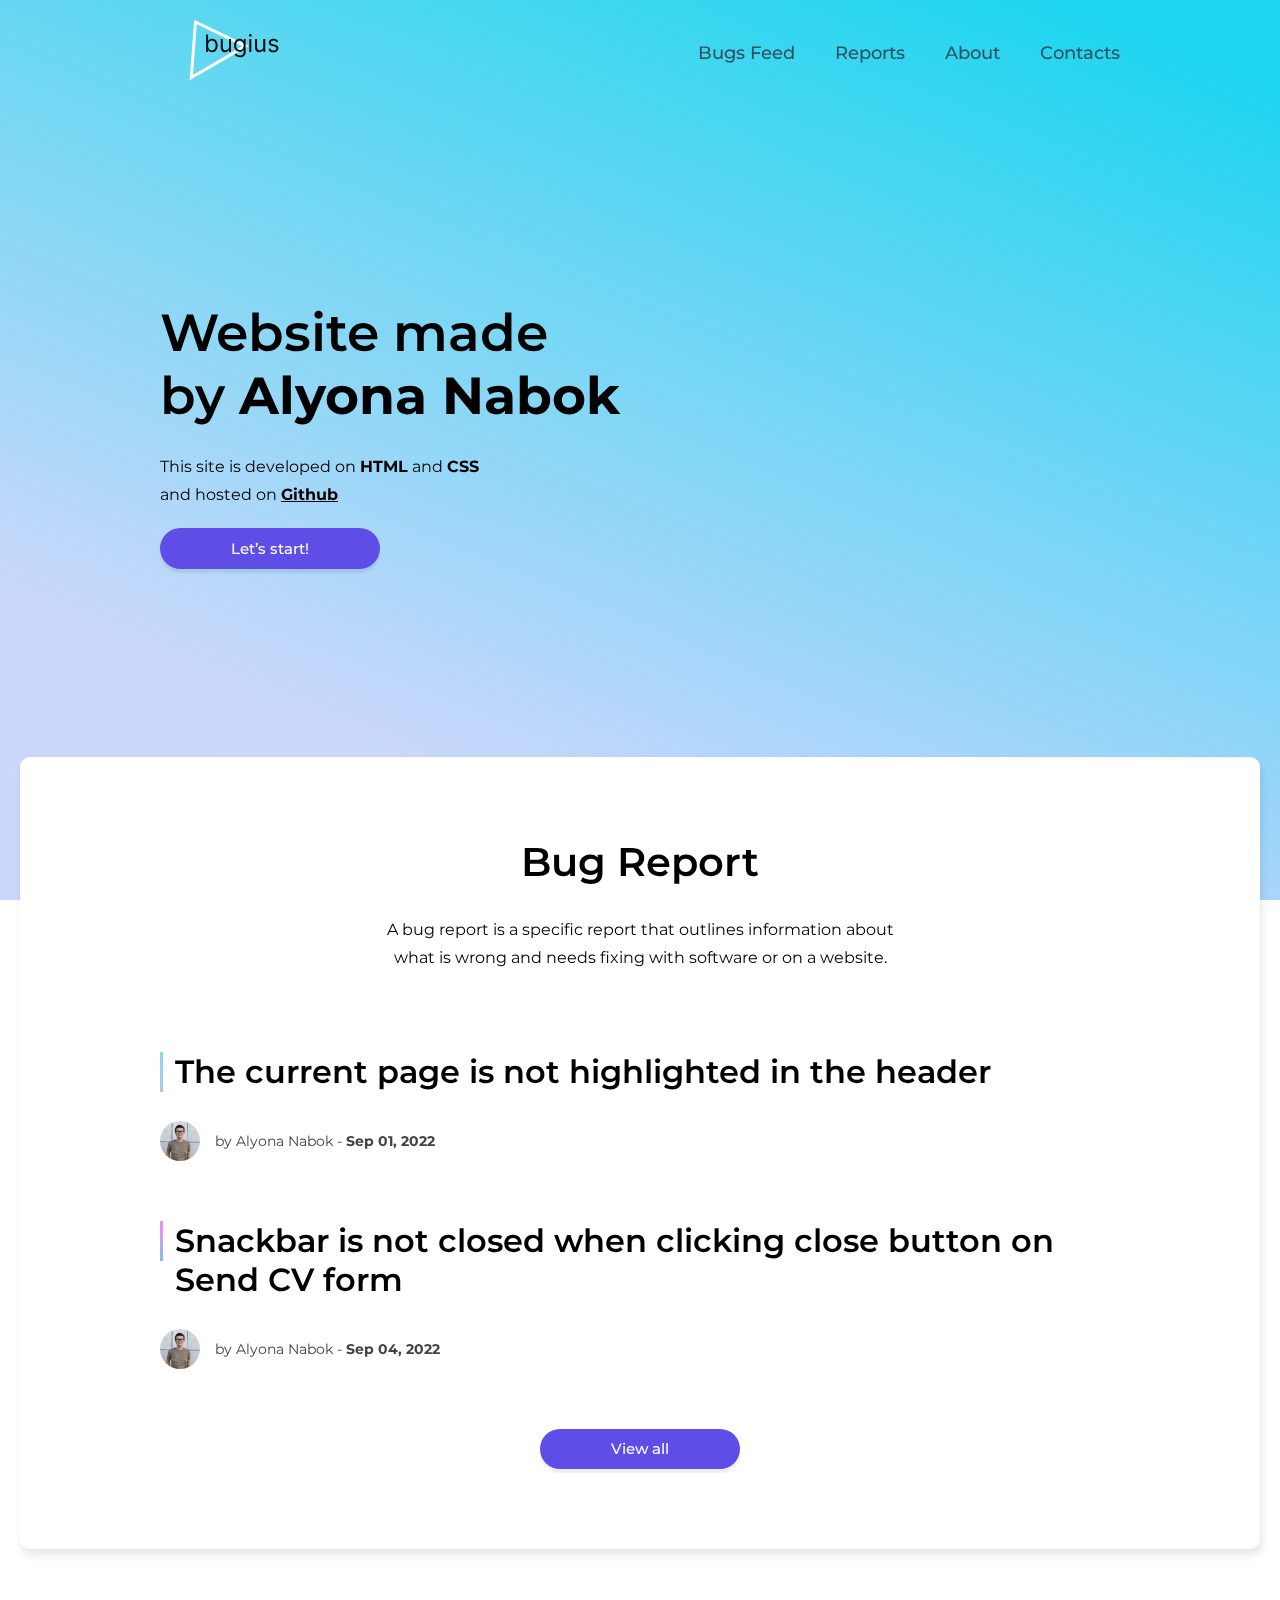
<file: index.html>
<!DOCTYPE html>
<html lang="en">

<head>
    <meta charset="UTF-8">
    <meta http-equiv="X-UA-Compatible" content="IE=edge">
    <meta name="viewport" content="width=device-width, initial-scale=1.0">
    <title>Bugius</title>
    <link rel="preconnect" href="https://fonts.googleapis.com">
    <link rel="preconnect" href="https://fonts.googleapis.com">
    <link rel="preconnect" href="https://fonts.gstatic.com" crossorigin>
    <link
        href="https://fonts.googleapis.com/css2?family=Montserrat:ital,wght@0,200;0,400;0,500;0,600;0,700;0,900;1,100;1,300;1,400;1,500;1,600;1,700;1,800;1,900&display=swap"
        rel="stylesheet">
    <link rel="stylesheet" href="styles/style.css">
</head>

<body>
    <div class="bg">
        <div class="gradient"></div>
    </div>
    <header>
        <div class="container">
            <div class="header_wrapper">
                <a href="/">
                    <img src="images/logo.svg" alt="logo">
                </a>
                <nav>
                    <ul class="header_menu">
                        <li class="header_menu_item"><a class="nav_link" href="/">Bugs Feed</a></li>
                        <li class="header_menu_item"><a class="nav_link" href="/reports.html">Reports</a></li>
                        <li class="header_menu_item"><a class="nav_link" href="/about.html">About</a></li>
                        <li class="header_menu_item"><a class="nav_link" href="/contacts.html">Contacts</a></li>
                    </ul>
                </nav>
            </div>
        </div>
    </header>
    <section class="hero main_hero">
        <div class="container">
            <h1 class="hero_title">Website made
                <br>by <span>Alyona Nabok</span>
            </h1>
            <p class="hero_text">This site is developed on <span>HTML</span> and <span>CSS</span>
                <br>and hosted on <a href="https://github.com/nabokok42/bugius" target="_blank">Github</a>
            </p>
            <a class="button" href="#home_main">Let’s start!</a>
        </div>
    </section>
    <section class="main" id="home_main">
        <div class="main_wrapper">
            <div class="container">
                <h2 class="main_title">Bug Report</h2>
                <p class="main_subtitle">A bug report is a specific report that outlines information about what is wrong
                    and needs fixing with software or on a website.</p>
                <div class="item">
                    <h3 class="item_header">The current page is not highlighted in the header</h3>
                    <div class="item_footer">
                        <img class="photo" src="images/1.jpg" alt="photo">
                        <p class="item_author">by Alyona Nabok - <span>Sep 01, 2022</span></p>
                    </div>
                </div>
                <div class="item">
                    <h3 class="item_header">Snackbar is not closed when clicking close button on
                        Send CV form</h3>
                    <div class="item_footer">
                        <img class="photo" src="images/1.jpg" alt="photo">
                        <p class="item_author">by Alyona Nabok - <span>Sep 04, 2022</span></p>
                    </div>
                </div>
                <a class="button main_button" href="/reports.html">View all</a>
            </div>
        </div>
    </section>
    <footer class="main_footer">© 2022 All rights reserved by AN</footer>
</body>

</html>
</file>
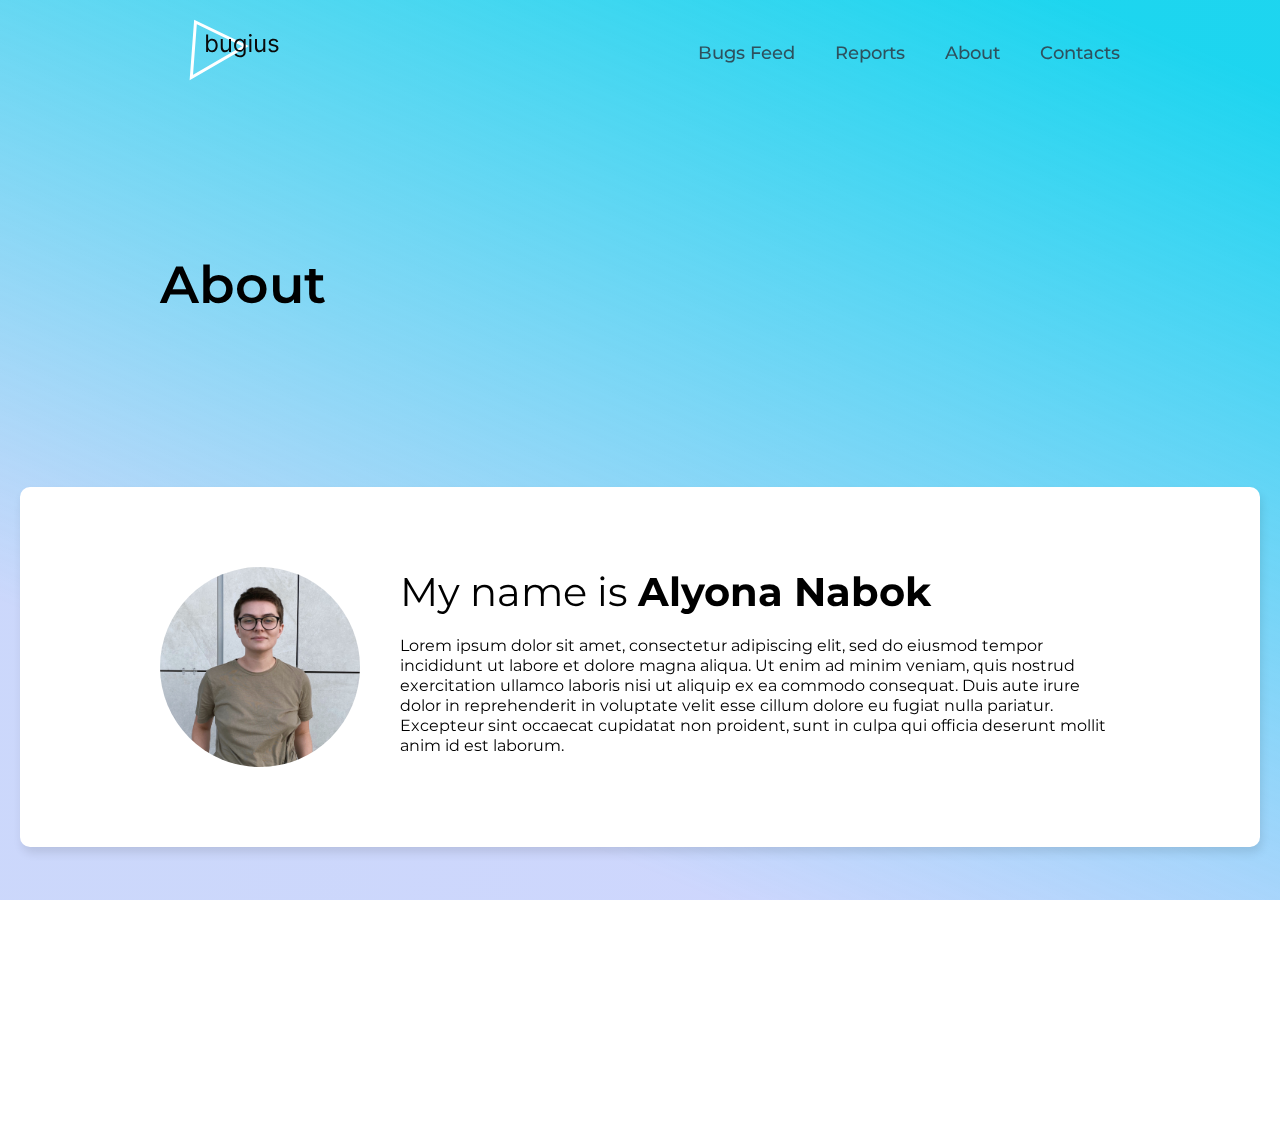
<file: about.html>
<!DOCTYPE html>
<html lang="en">

<head>
    <meta charset="UTF-8">
    <meta http-equiv="X-UA-Compatible" content="IE=edge">
    <meta name="viewport" content="width=device-width, initial-scale=1.0">
    <title>Bugius</title>
    <link rel="preconnect" href="https://fonts.googleapis.com">
    <link rel="preconnect" href="https://fonts.googleapis.com">
    <link rel="preconnect" href="https://fonts.gstatic.com" crossorigin>
    <link
        href="https://fonts.googleapis.com/css2?family=Montserrat:ital,wght@0,200;0,400;0,500;0,600;0,700;0,900;1,100;1,300;1,400;1,500;1,600;1,700;1,800;1,900&display=swap"
        rel="stylesheet">
    <link rel="stylesheet" href="styles/style.css">
</head>

<body>
    <div class="bg">
        <div class="gradient"></div>
    </div>
    <header>
        <div class="container">
            <div class="header_wrapper">
                <a href="/">
                    <img src="images/logo.svg" alt="logo">
                </a>
                <nav>
                    <ul class="header_menu">
                        <li class="header_menu_item"><a class="nav_link" href="/">Bugs Feed</a></li>
                        <li class="header_menu_item"><a class="nav_link" href="/reports.html">Reports</a></li>
                        <li class="header_menu_item"><a class="nav_link" href="/about.html">About</a></li>
                        <li class="header_menu_item"><a class="nav_link" href="/contacts.html">Contacts</a></li>
                    </ul>
                </nav>
            </div>
        </div>
    </header>
    <section class="hero">
        <div class="container">
            <h1 class="hero_title">About</h1>
        </div>
    </section>
    <section class="main">
        <div class="main_wrapper">
            <div class="container">
                <div class="about_content"><img class="photo photo_about" src="/images/1.jpg" alt="photo">

                    <div class="about_text">
                        <h2 class="about_title">My name is <strong>Alyona Nabok</strong></h2>
                        <p class="text_about">Lorem ipsum dolor sit amet, consectetur adipiscing elit, sed do eiusmod
                            tempor
                            incididunt ut labore et dolore magna aliqua. Ut enim ad minim veniam, quis nostrud
                            exercitation
                            ullamco laboris nisi ut aliquip ex ea commodo consequat. Duis aute irure dolor in
                            reprehenderit in
                            voluptate velit esse cillum dolore eu fugiat nulla pariatur. Excepteur sint occaecat
                            cupidatat non
                            proident, sunt in culpa qui officia deserunt mollit anim id est laborum.</p>
                    </div>
                </div>
            </div>
        </div>
    </section>
    <footer class="main_footer">© 2022 All rights reserved by AN</footer>
</body>

</html>
</file>
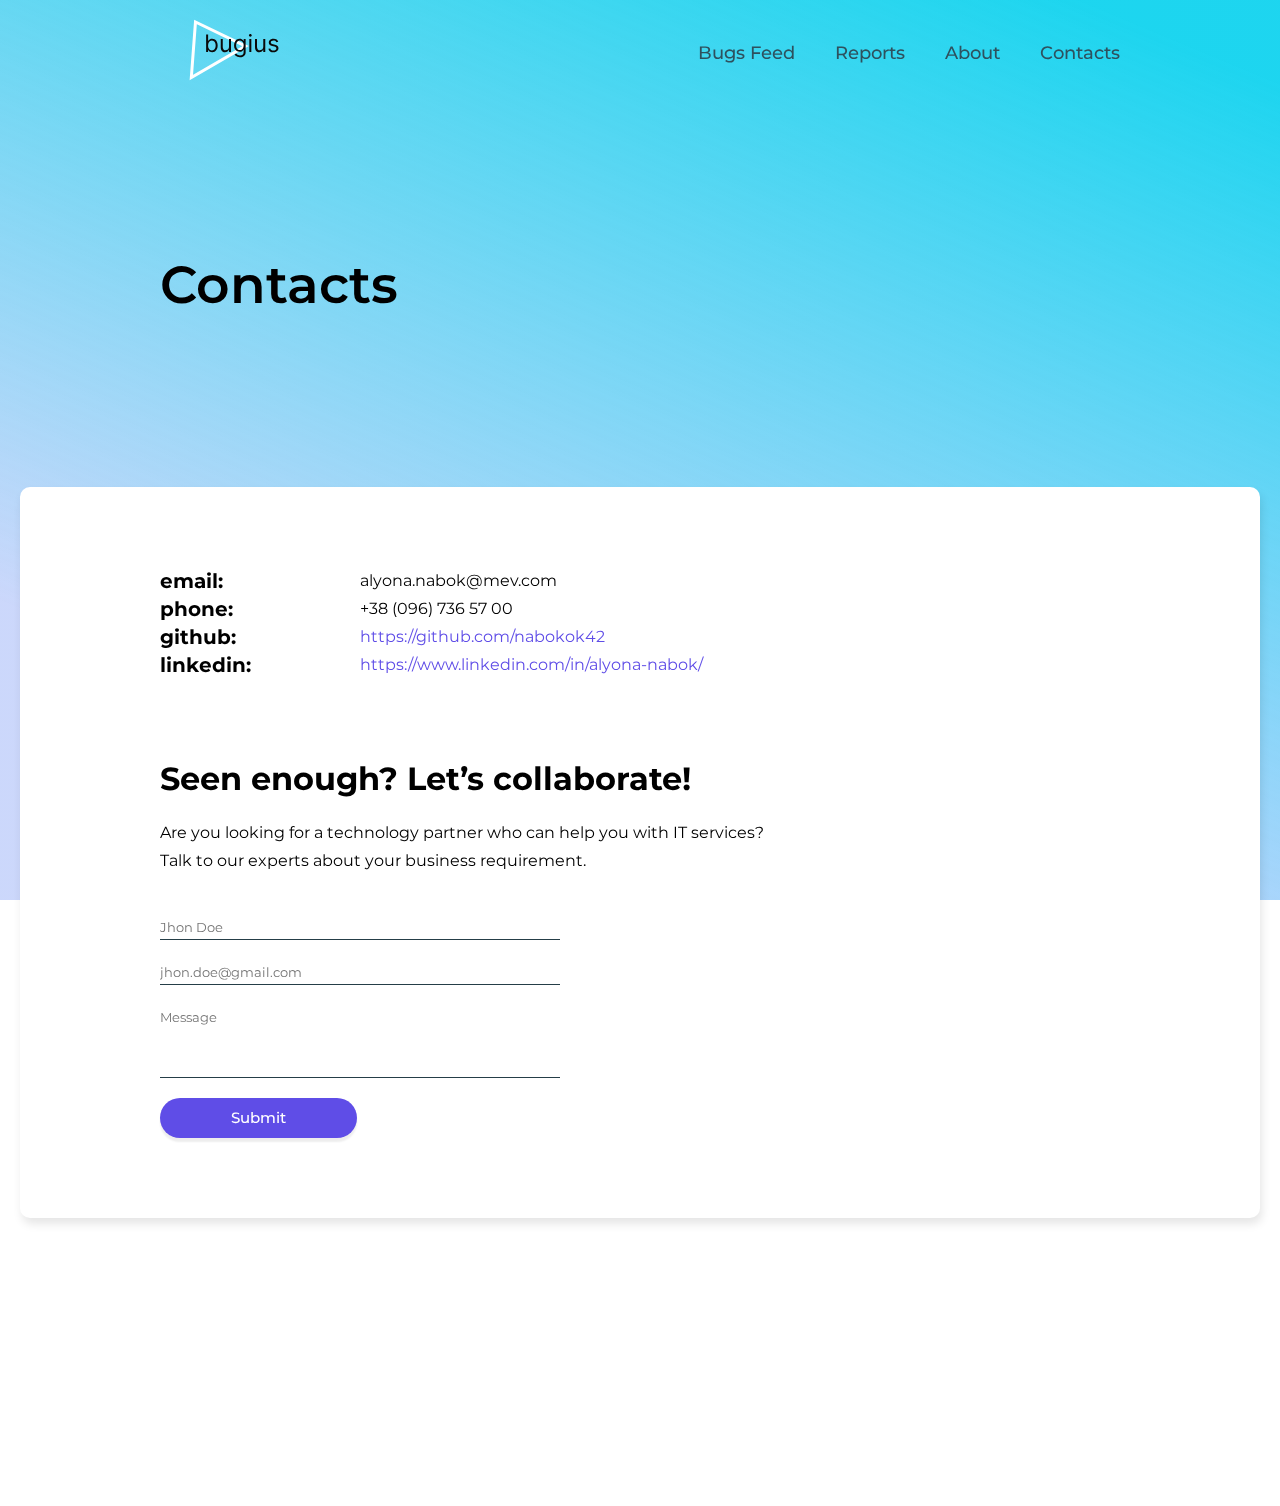
<file: contacts.html>
<!DOCTYPE html>
<html lang="en">

<head>
    <meta charset="UTF-8">
    <meta http-equiv="X-UA-Compatible" content="IE=edge">
    <meta name="viewport" content="width=device-width, initial-scale=1.0">
    <title>Bugius</title>
    <link rel="preconnect" href="https://fonts.googleapis.com">
    <link rel="preconnect" href="https://fonts.googleapis.com">
    <link rel="preconnect" href="https://fonts.gstatic.com" crossorigin>
    <link
        href="https://fonts.googleapis.com/css2?family=Montserrat:ital,wght@0,200;0,400;0,500;0,600;0,700;0,900;1,100;1,300;1,400;1,500;1,600;1,700;1,800;1,900&display=swap"
        rel="stylesheet">
    <link rel="stylesheet" href="styles/style.css">
</head>

<body>
    <div class="bg">
        <div class="gradient"></div>
    </div>
    <header>
        <div class="container">
            <div class="header_wrapper">
                <a href="/">
                    <img src="images/logo.svg" alt="logo">
                </a>
                <nav>
                    <ul class="header_menu">
                        <li class="header_menu_item"><a class="nav_link" href="/">Bugs Feed</a></li>
                        <li class="header_menu_item"><a class="nav_link" href="/reports.html">Reports</a></li>
                        <li class="header_menu_item"><a class="nav_link" href="/about.html">About</a></li>
                        <li class="header_menu_item"><a class="nav_link" href="/contacts.html">Contacts</a></li>
                    </ul>
                </nav>
            </div>
        </div>
    </header>
    <section class="hero">
        <div class="container">
            <h1 class="hero_title">Contacts</h1>
        </div>
    </section>
    <section class="main">
        <div class="main_wrapper">
            <div class="container">
                <div class="contacts_content">
                    <div class="contacts_item">
                        <h5>email:</h5>
                        <a href="alyona.nabok@mev.com">alyona.nabok@mev.com</a>
                    </div>
                    <div class="contacts_item">
                        <h5>phone:</h5>
                        <a href="tel:+380967365700">+38 (096) 736 57 00</a>
                    </div>
                    <div class="contacts_item">
                        <h5>github:</h5>
                        <a class="link" href="https://github.com/nabokok42" target="_blank">https://github.com/nabokok42</a>
                    </div>
                    <div class="contacts_item">
                        <h5>linkedin:</h5>
                        <a class="link"
                            href="https://www.linkedin.com/in/alyona-nabok/" target="_blank">https://www.linkedin.com/in/alyona-nabok/</a>
                    </div>
                </div>
                <div class="contacts_form_wrapper">
                    <h3>Seen enough? Let’s collaborate!</h3>
                    <p class="contacts_form_subtitle">Are you looking for a technology partner who can help you with IT services? Talk to our experts
                        about your business requirement.</p>
                        <form class="contacts_form">
                            <input class="input" type="text" name="name" placeholder="Jhon Doe">
                            <input class="input" type="email" name="email" placeholder="jhon.doe@gmail.com">
                            <textarea class="input" name="message" rows="4" placeholder="Message"></textarea>
                            <button type="submit">Submit</button>
                        </form>
                </div>
            </div>
        </div>
    </section>
    <footer class="main_footer">© 2022 All rights reserved by AN</footer>
</body>

</html>
</file>
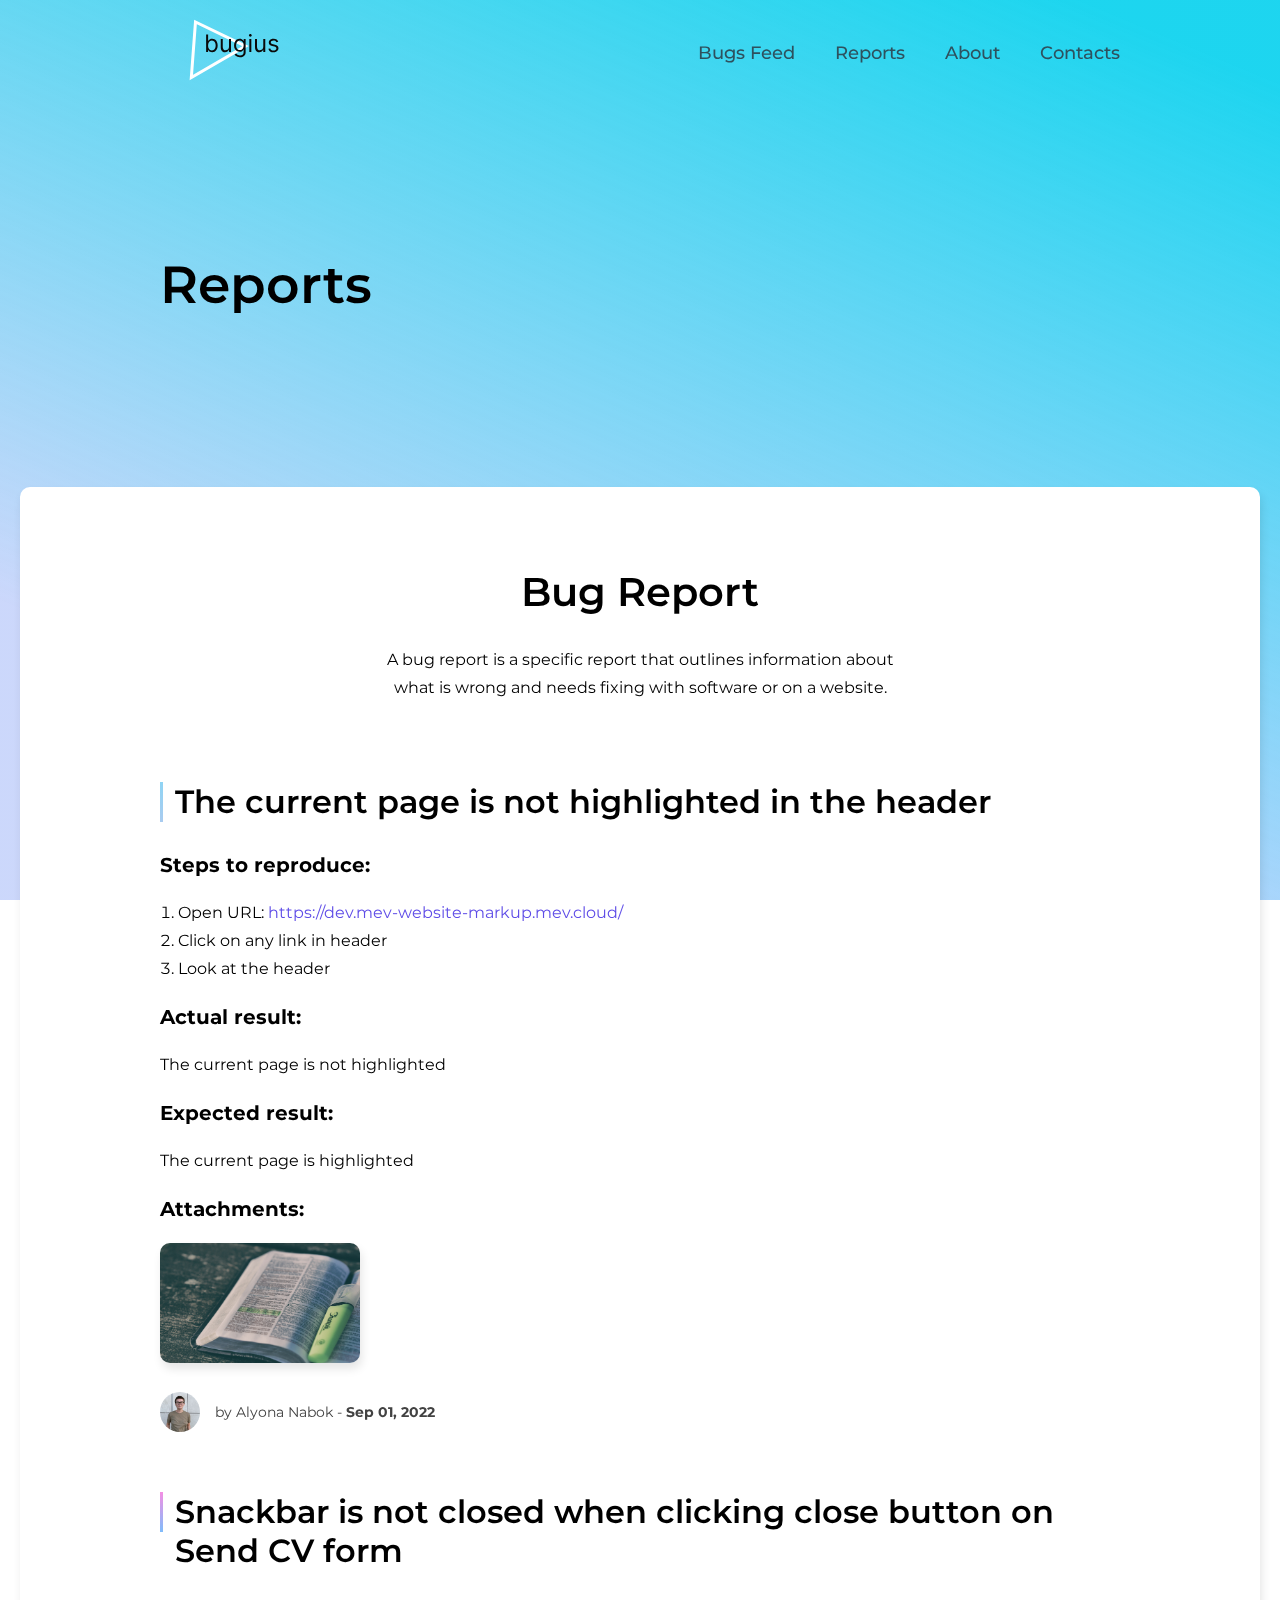
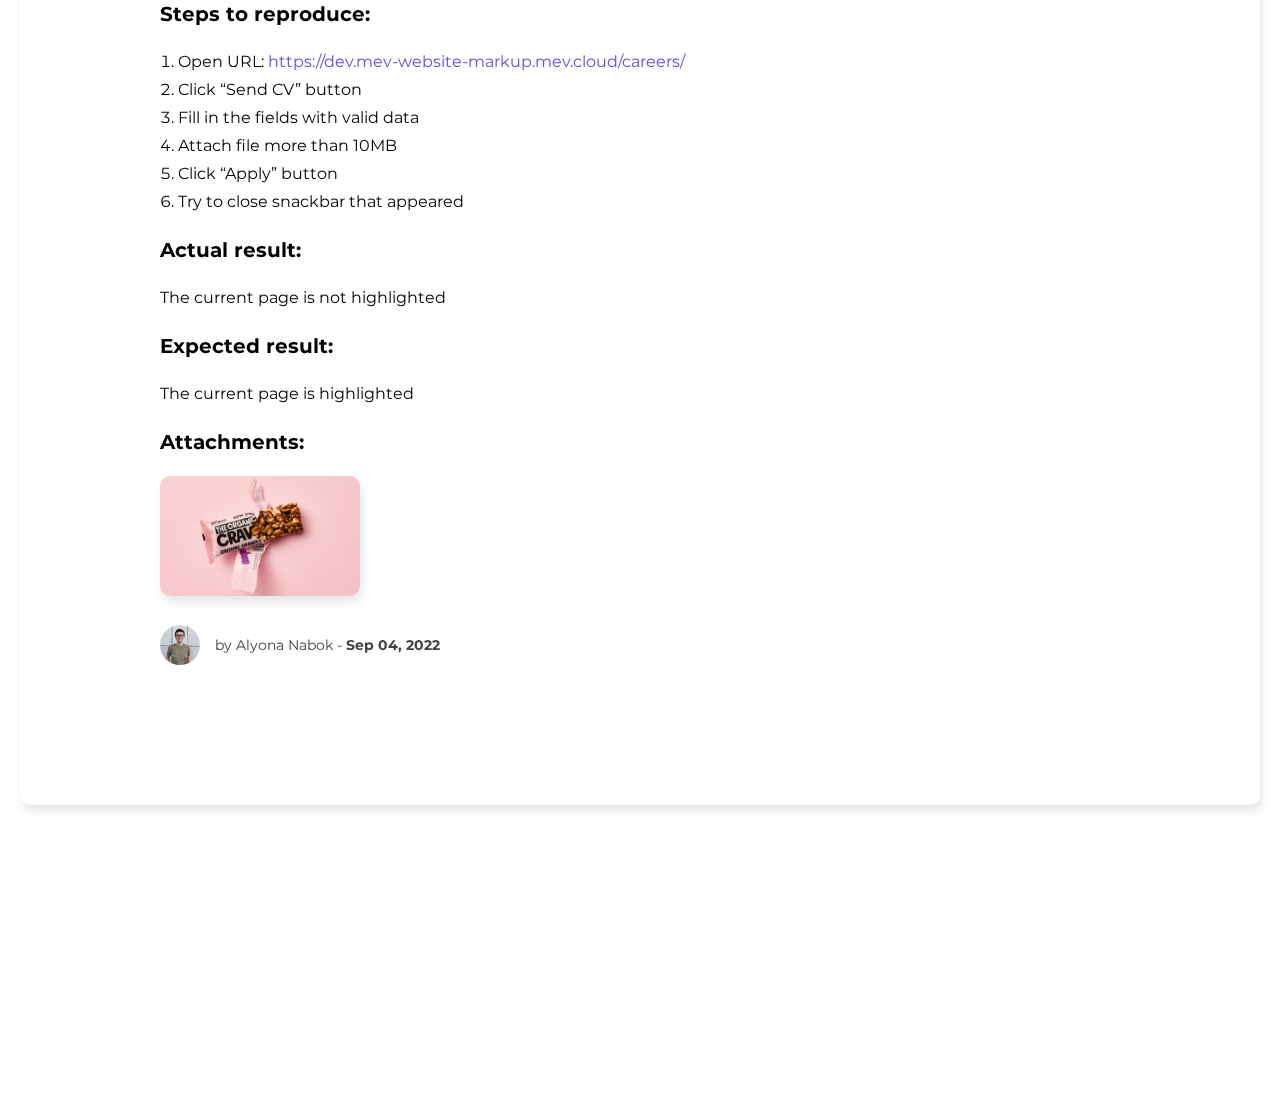
<file: reports.html>
<!DOCTYPE html>
<html lang="en">

<head>
    <meta charset="UTF-8">
    <meta http-equiv="X-UA-Compatible" content="IE=edge">
    <meta name="viewport" content="width=device-width, initial-scale=1.0">
    <title>Bugius</title>
    <link rel="preconnect" href="https://fonts.googleapis.com">
    <link rel="preconnect" href="https://fonts.googleapis.com">
    <link rel="preconnect" href="https://fonts.gstatic.com" crossorigin>
    <link
        href="https://fonts.googleapis.com/css2?family=Montserrat:ital,wght@0,200;0,400;0,500;0,600;0,700;0,900;1,100;1,300;1,400;1,500;1,600;1,700;1,800;1,900&display=swap"
        rel="stylesheet">
    <link rel="stylesheet" href="styles/style.css">
</head>

<body>
    <div class="bg">
        <div class="gradient"></div>
    </div>
    <header>
        <div class="container">
            <div class="header_wrapper">
                <a href="/">
                    <img src="images/logo.svg" alt="logo">
                </a>
                <nav>
                    <ul class="header_menu">
                        <li class="header_menu_item"><a class="nav_link" href="/">Bugs Feed</a></li>
                        <li class="header_menu_item"><a class="nav_link" href="/reports.html">Reports</a></li>
                        <li class="header_menu_item"><a class="nav_link" href="/about.html">About</a></li>
                        <li class="header_menu_item"><a class="nav_link" href="/contacts.html">Contacts</a></li>
                    </ul>
                </nav>
            </div>
        </div>
    </header>
    <section class="hero">
        <div class="container">
            <h1 class="hero_title">Reports</h1>
        </div>
    </section>
    <section class="main">
        <div class="main_wrapper">
            <div class="container">
                <h2 class="main_title">Bug Report</h2>
                <p class="main_subtitle">A bug report is a specific report that outlines information about what is wrong
                    and needs fixing with software or on a website.</p>
                <div class="item">
                    <h4 class="item_header">The current page is not highlighted in the header</h4>
                    <div class="item_content">
                        <h5>Steps to reproduce:</h5>
                        <ol>
                            <li>Open URL: <a href="https://dev.mev-website-markup.mev.cloud/"
                                    target="_blank">https://dev.mev-website-markup.mev.cloud/</a></li>
                            <li>Click on any link in header</li>
                            <li>Look at the header</li>
                        </ol>
                        <h5>Actual result:</h5>
                        <p>The current page is not highlighted</p>
                        <h5>Expected result:</h5>
                        <p>The current page is highlighted</p>
                        <h5>Attachments:</h5>
                        <img class="item_attachment" src="/images/2.jpg" alt="attachment">
                    </div>
                    <div class="item_footer">
                        <img class="photo" src="images/1.jpg" alt="photo">
                        <p class="item_author">by Alyona Nabok - <span>Sep 01, 2022</span></p>
                    </div>
                </div>
                <div class="item">
                    <h4 class="item_header">Snackbar is not closed when clicking close button on
                        Send CV form</h4>
                    <div class="item_content">
                        <h5>Steps to reproduce:</h5>
                        <ol>
                            <li>Open URL: <a href="https://dev.mev-website-markup.mev.cloud/careers/">https://dev.mev-website-markup.mev.cloud/careers/</a></li>
                            <li>Click “Send CV” button</li>   
                            <li>Fill in the fields with valid data</li>    
                            <li>Attach file more than 10MB</li>    
                            <li>Click “Apply” button</li>    
                            <li>Try to close snackbar that appeared </li>
                        </ol>
                        <h5>Actual result:</h5>
                        <p>The current page is not highlighted</p>
                        <h5>Expected result:</h5>
                        <p>The current page is highlighted</p>
                        <h5>Attachments:</h5>
                        <img class="item_attachment" src="/images/3.jpg" alt="attachment">
                    </div>
                    <div class="item_footer">
                        <img class="photo" src="images/1.jpg" alt="photo">
                        <p class="item_author">by Alyona Nabok - <span>Sep 04, 2022</span></p>
                    </div>
                </div>
            </div>
        </div>
    </section>
    <footer class="main_footer">© 2022 All rights reserved by AN</footer>
</body>

</html>
</file>
<file: styles/style.css>
* {
    margin: 0;
    padding: 0;
    box-sizing: border-box;
}

html {
    scroll-behavior: smooth;
}

a {
    text-decoration: none;
}

ul {
    list-style: none;
}

ol {
    list-style-position: inside;
}

body {
    font-family: 'Montserrat', sans-serif;
    font-size: 16px;
    font-weight: 400;
    line-height: 28px;
}

h1 {
    font-size: 52px;
    font-weight: 600;
    line-height: 63px;
}

h2 {
    font-size: 40px;
    font-weight: 600;
    line-height: 49px;
}

h3 {
    font-size: 32px;
    line-height: 40px;
}

h5 {
    font-size: 20px;
}

.container {
    width: 960px;
    margin: 0 auto;
    max-width: 100%;
}

.nav_link {
    color: #2E515E;
    font-weight: 500;
    font-size: 18px;
}

.nav_link:hover {
    color: black;
}

.header_wrapper {
    display: flex;
    justify-content: space-between;
    align-items: center;
}

.header_menu {
    display: flex;
}

.header_menu_item {
    margin-left: 40px;
}

.bg {
    position: fixed;
    z-index: -1;
    height: 100vh;
    width: 100vw;
}

.gradient {
    background: linear-gradient(93.4deg, rgba(85, 124, 242, 0.3) 18.97%, rgba(98, 116, 255, 0.3) 97.99%), linear-gradient(202.61deg, #00FFE9 5.78%, rgba(95, 77, 231, 0) 79.19%);
    height: 100%;
}

.hero {
    height: 380px;
    display: flex;
    align-items: center;
}

.hero.main_hero {
    height: 650px;
}

.hero_title {
    margin-bottom: 26px;
}

.hero_title span {
    font-weight: 700;
}

.hero_text {
    margin-bottom: 26px;
}

.hero_text span {
    font-weight: 700;
}

.hero_text a {
    font-weight: 700;
    color: black;
    text-decoration: underline;
}

button, .button {
    color: #FFFFFF;
    font-family: 'Montserrat', sans-serif;;
    font-size: 15px;
    font-weight: 500;
    line-height: 18px;
    border: none;
    outline: none;
    background-color: #5F4DE7;
    box-shadow: 0px 4px 2px rgba(0, 0, 0, 0.07);
    border-radius: 97px;
    padding: 11px 71px;
    cursor: pointer;
    width: max-content;
}

.main_wrapper {
    background-color: #FFFFFF;
    box-shadow: 2px 6px 10px rgba(0, 0, 0, 0.1);
    border-radius: 10px;
    margin: 0 20px;
    padding: 80px 0;
}

.main_title {
    display: flex;
    justify-content: center;
    margin-bottom: 30px;
}

.main_subtitle {
    width: 530px;
    text-align: center;
    margin: 0 auto 80px;

}

.main_button {
    display: flex;
    width: max-content;
    margin: 0 auto;
}

.item_header {
    position: relative;
    font-size: 32px;
    font-weight: 600;
    line-height: 39px;
    margin-bottom: 30px;
    padding-left: 15px;
}

.item_header::before {
    content: "";
    position: absolute;
    left: 0;
    width: 3px;
    height: 40px;
    background: linear-gradient(180deg, rgba(112, 200, 241, 0.78) 0%, rgba(145, 189, 235, 0.78) 100%);
}

.photo {
    width: 40px;
    height: 40px;
    border-radius: 100%;
    object-fit: cover;
    object-position: top;
    margin-right: 15px;
}

.item_footer {
    display: flex;
    align-items: center;
}

.item_author {
    color: #424242;
    font-size: 14px;
    line-height: 17px;
}

.item_author span {
    font-weight: 700;
}

.item {
    margin-bottom: 60px;
}

.item:nth-child(even) .item_header::before{
    background: linear-gradient(180deg, rgba(241, 112, 220, 0.78) 0%, rgba(92, 169, 249, 0.78) 100%);
}

.main_footer {
    color:#FFFFFF;
    padding: 180px 15px 80px;
    text-align: center;
}

.item_attachment {
    object-fit: cover;
    height: 120px;
    width: 200px;
    box-shadow: 2px 6px 10px rgba(0, 0, 0, 0.1);
    border-radius: 10px;
    transition: .1s;
}

.item_attachment:hover {
    width: 100%;
    height: 100%;
}

.item_content a {
    color: #5F4DE7;
}

.item_content > * {
    margin-bottom: 20px;
}

.photo_about {
    width: 200px;
    height: 200px;
    flex-shrink: 0;
}

.about_content {
    display: flex;
}

.about_text {
    margin-left: 25px;
}

.about_title {
    font-weight: 400;
    margin-bottom: 20px;
}

.text_about {
    line-height: 20px;
}

.contacts_content {
    margin-bottom: 80px;
}

.contacts_content a {
    color: black;
}

.contacts_content h5 {
    flex-basis: 200px;
}

.contacts_content a.link {
    color: #5F4DE7;
}

.contacts_item {
    display: flex;
}

.contacts_form_subtitle {
    max-width: 615px;
    margin: 20px 0 40px;
}

.contacts_form {
    display: flex;
    flex-direction: column;
}

.input {
    width: 400px;
    max-width: 100%;
    margin-bottom: 20px;
    background: none;
    border: none;
    font-family: 'Montserrat', sans-serif;
    border-bottom: 1px solid #253E47;
    resize: none;
    outline: none;
    padding: 4px 0;
}
</file>
